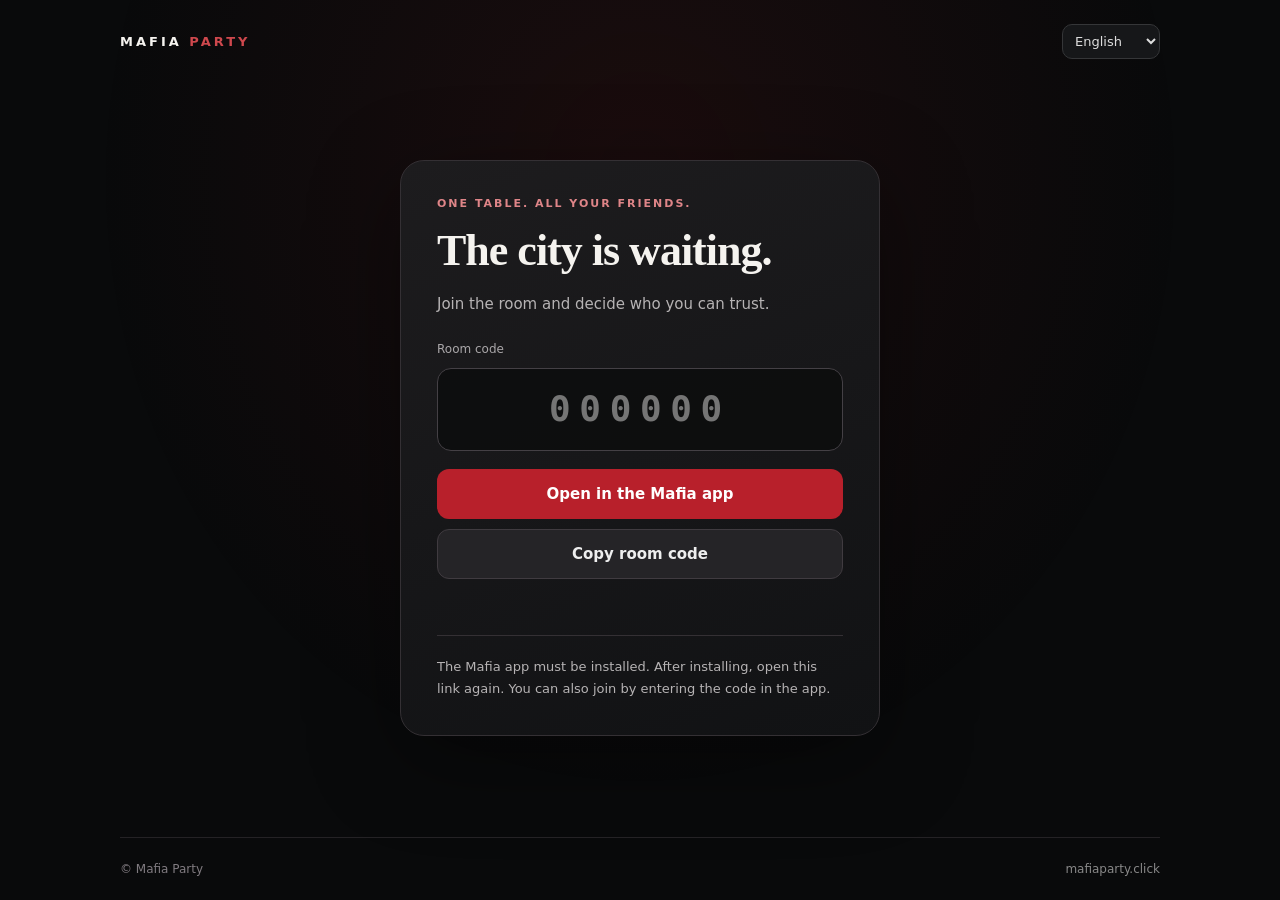
<file: join/index.html>
<!doctype html>
<html lang="kk">
<head>
<meta charset="utf-8"><meta name="viewport" content="width=device-width,initial-scale=1">
<meta name="theme-color" content="#090a0b"><meta name="description" content="Mafia Party — достарыңыздың бөлмесіне қосылыңыз.">
<title>Mafia Party — шақыру</title>
<style>
*{box-sizing:border-box}body{margin:0;min-height:100svh;background:#090a0b;color:#f5f3ef;font-family:system-ui,-apple-system,sans-serif;display:flex;flex-direction:column}body:before{content:"";position:fixed;inset:0;pointer-events:none;background:radial-gradient(ellipse at 50% 20%,#9b20221f,transparent 60%)}header,footer{position:relative;width:min(100% - 40px,1040px);margin:auto;display:flex;align-items:center;justify-content:space-between;padding:24px 0}.brand{font-size:13px;font-weight:750;letter-spacing:3px}.brand span{color:#ce484d}select{background:#161719;border:1px solid #353638;border-radius:10px;color:#ddd;padding:8px;font:inherit;font-size:13px}main{position:relative;flex:1;display:grid;place-items:center;padding:30px 20px 54px}.card{width:min(100%,480px);padding:36px;background:linear-gradient(160deg,#1d1c1e,#111214);border:1px solid #343034;border-radius:24px;box-shadow:0 24px 90px #0006}.eyebrow{text-transform:uppercase;letter-spacing:2px;font-size:11px;color:#df8588;font-weight:700}h1{font-family:Georgia,serif;font-size:clamp(32px,7vw,44px);line-height:1.13;letter-spacing:-1px;margin:16px 0}p{font-size:15px;line-height:1.65;color:#b6b3b4;margin:0 0 26px}label{display:block;color:#aaa7a9;font-size:12px;margin-bottom:12px}input{width:100%;border:1px solid #444045;border-radius:14px;background:#090a0bb3;color:#fff;font:600 clamp(25px,8vw,36px)/1.3 ui-monospace,monospace;letter-spacing:.24em;text-align:center;padding:17px 8px;margin-bottom:18px}input:focus-visible,button:focus-visible,select:focus-visible{outline:2px solid #ed858a;outline-offset:4px}button{cursor:pointer;border:0;border-radius:12px;font:650 15px system-ui;min-height:50px;width:100%;padding:12px 16px;background:#b8202b;color:#fff}button:active{background:#9a1c25}.secondary{margin-top:10px;background:#252427;border:1px solid #403b40;color:#eee}.note{font-size:13px;margin:24px 0 0;border-top:1px solid #343034;padding-top:20px}.status{min-height:20px;color:#eeb8bb;font-size:13px;margin-top:12px}footer{color:#807b80;font-size:12px;border-top:1px solid #242225}.tag{color:#888;font-size:12px}@media(max-width:400px){.card{padding:26px 20px}header,footer{width:calc(100% - 32px)}}
</style>
</head>
<body>
<header><div class="brand">MAFIA<span> PARTY</span></div><select id="language" aria-label="Language"><option value="kk">Қазақша</option><option value="ru">Русский</option><option value="en">English</option></select></header>
<main><section class="card"><div class="eyebrow" id="eyebrow"></div><h1 id="title"></h1><p id="intro"></p><form id="joinForm"><label for="code" id="codeLabel"></label><input id="code" type="text" inputmode="numeric" autocomplete="off" maxlength="6" pattern="[0-9]{6}" required placeholder="000000"><button id="open" type="submit"></button><button id="copy" class="secondary" type="button"></button></form><div id="status" class="status" role="status" aria-live="polite"></div><p class="note" id="note"></p></section></main>
<footer><span>© Mafia Party</span><span class="tag">mafiaparty.click</span></footer>
<script>
'use strict';
const strings={kk:{eyebrow:'Достармен бір үстелде',title:'Қала сені күтеді.',intro:'Бөлмеге қосылып, кімге сенуге болатынын анықта.',codeLabel:'Бөлме коды',open:'Mafia қосымшасында ашу',copy:'Кодты көшіру',copied:'Бөлме коды көшірілді',invalid:'Алты саннан тұратын бөлме кодын енгізіңіз.',opening:'Қосымша ашылмаса, оның орнатылғанын тексеріңіз.',note:'Mafia орнатылған болуы керек. Орнатқаннан кейін осы сілтемені қайта ашыңыз. Кодпен қосылу мүмкіндігі қосымшада да бар.',copyFailed:'Кодты жоғарыдағы өрістен белгілеп көшіре аласыз.'},ru:{eyebrow:'За одним столом с друзьями',title:'Город ждёт тебя.',intro:'Присоединяйся к комнате и решай, кому можно доверять.',codeLabel:'Код комнаты',open:'Открыть в приложении Mafia',copy:'Скопировать код',copied:'Код комнаты скопирован',invalid:'Введите шестизначный код комнаты.',opening:'Если приложение не открылось, убедитесь, что оно установлено.',note:'Необходимо установленное приложение Mafia. После установки откройте эту ссылку ещё раз. В приложении также можно войти по коду.',copyFailed:'Выделите и скопируйте код из поля выше.'},en:{eyebrow:'One table. All your friends.',title:'The city is waiting.',intro:'Join the room and decide who you can trust.',codeLabel:'Room code',open:'Open in the Mafia app',copy:'Copy room code',copied:'Room code copied',invalid:'Enter a six-digit room code.',opening:'If the app did not open, make sure it is installed.',note:'The Mafia app must be installed. After installing, open this link again. You can also join by entering the code in the app.',copyFailed:'Select and copy the code from the field above.'}};
const byId=id=>document.getElementById(id),input=byId('code');
let language=(navigator.language||'en').slice(0,2);if(!strings[language])language='en';
function render(){document.documentElement.lang=language;byId('language').value=language;for(const id of ['eyebrow','title','intro','codeLabel','open','copy','note'])byId(id).textContent=strings[language][id];byId('status').textContent='';}
byId('language').addEventListener('change',event=>{language=event.target.value;render()});
const url=new URL(location.href);const code=url.searchParams.get('code')||location.pathname.match(/^\/join\/([0-9]{6})\/?$/)?.[1]||'';
if(/^[0-9]{6}$/.test(code))input.value=code;
input.addEventListener('input',()=>{input.value=input.value.replace(/[^0-9]/g,'').slice(0,6);byId('status').textContent=''});
byId('joinForm').addEventListener('submit',event=>{event.preventDefault();if(!/^[0-9]{6}$/.test(input.value)){byId('status').textContent=strings[language].invalid;return}byId('status').textContent=strings[language].opening;location.href='mafiaparty://join?code='+encodeURIComponent(input.value)});
byId('copy').addEventListener('click',async()=>{if(!/^[0-9]{6}$/.test(input.value)){byId('status').textContent=strings[language].invalid;input.focus();return}try{await navigator.clipboard.writeText(input.value);byId('status').textContent=strings[language].copied}catch{input.focus();input.select();byId('status').textContent=strings[language].copyFailed}});
render();
</script>
</body></html>
</file>
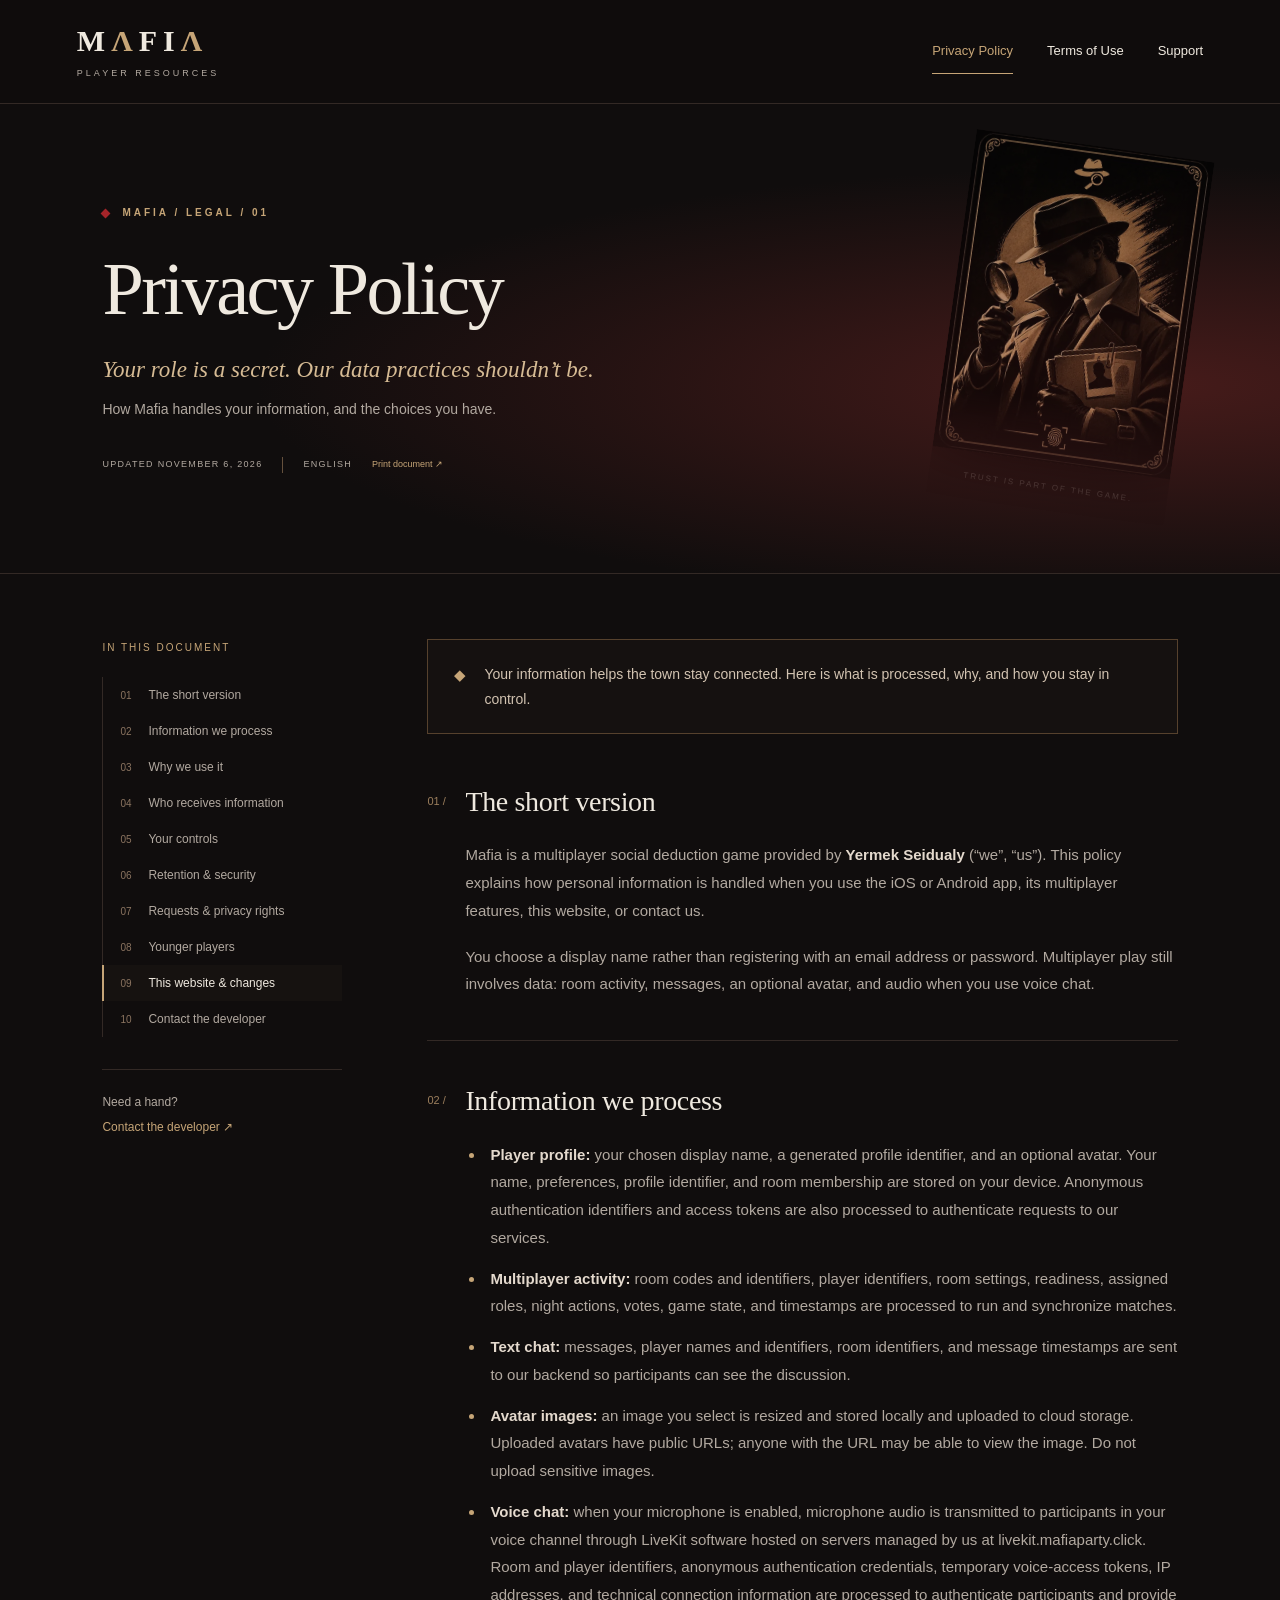
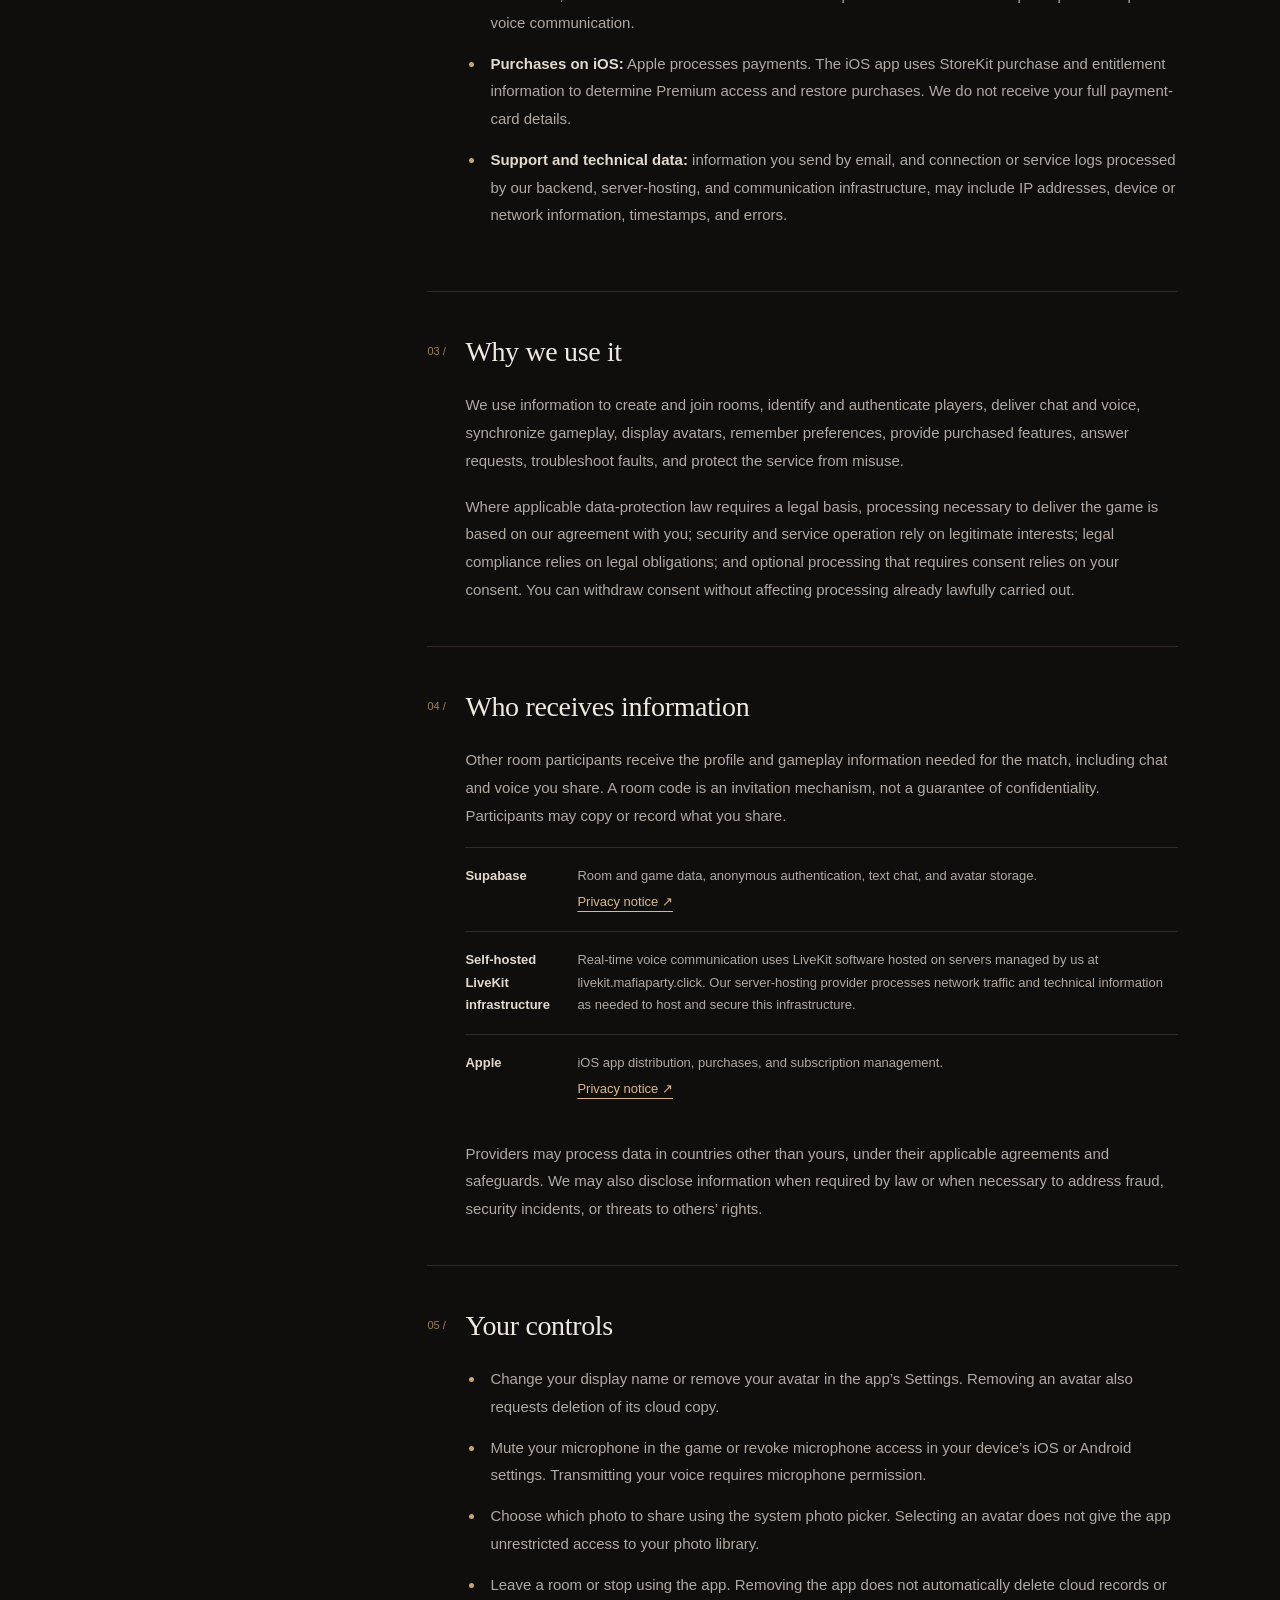
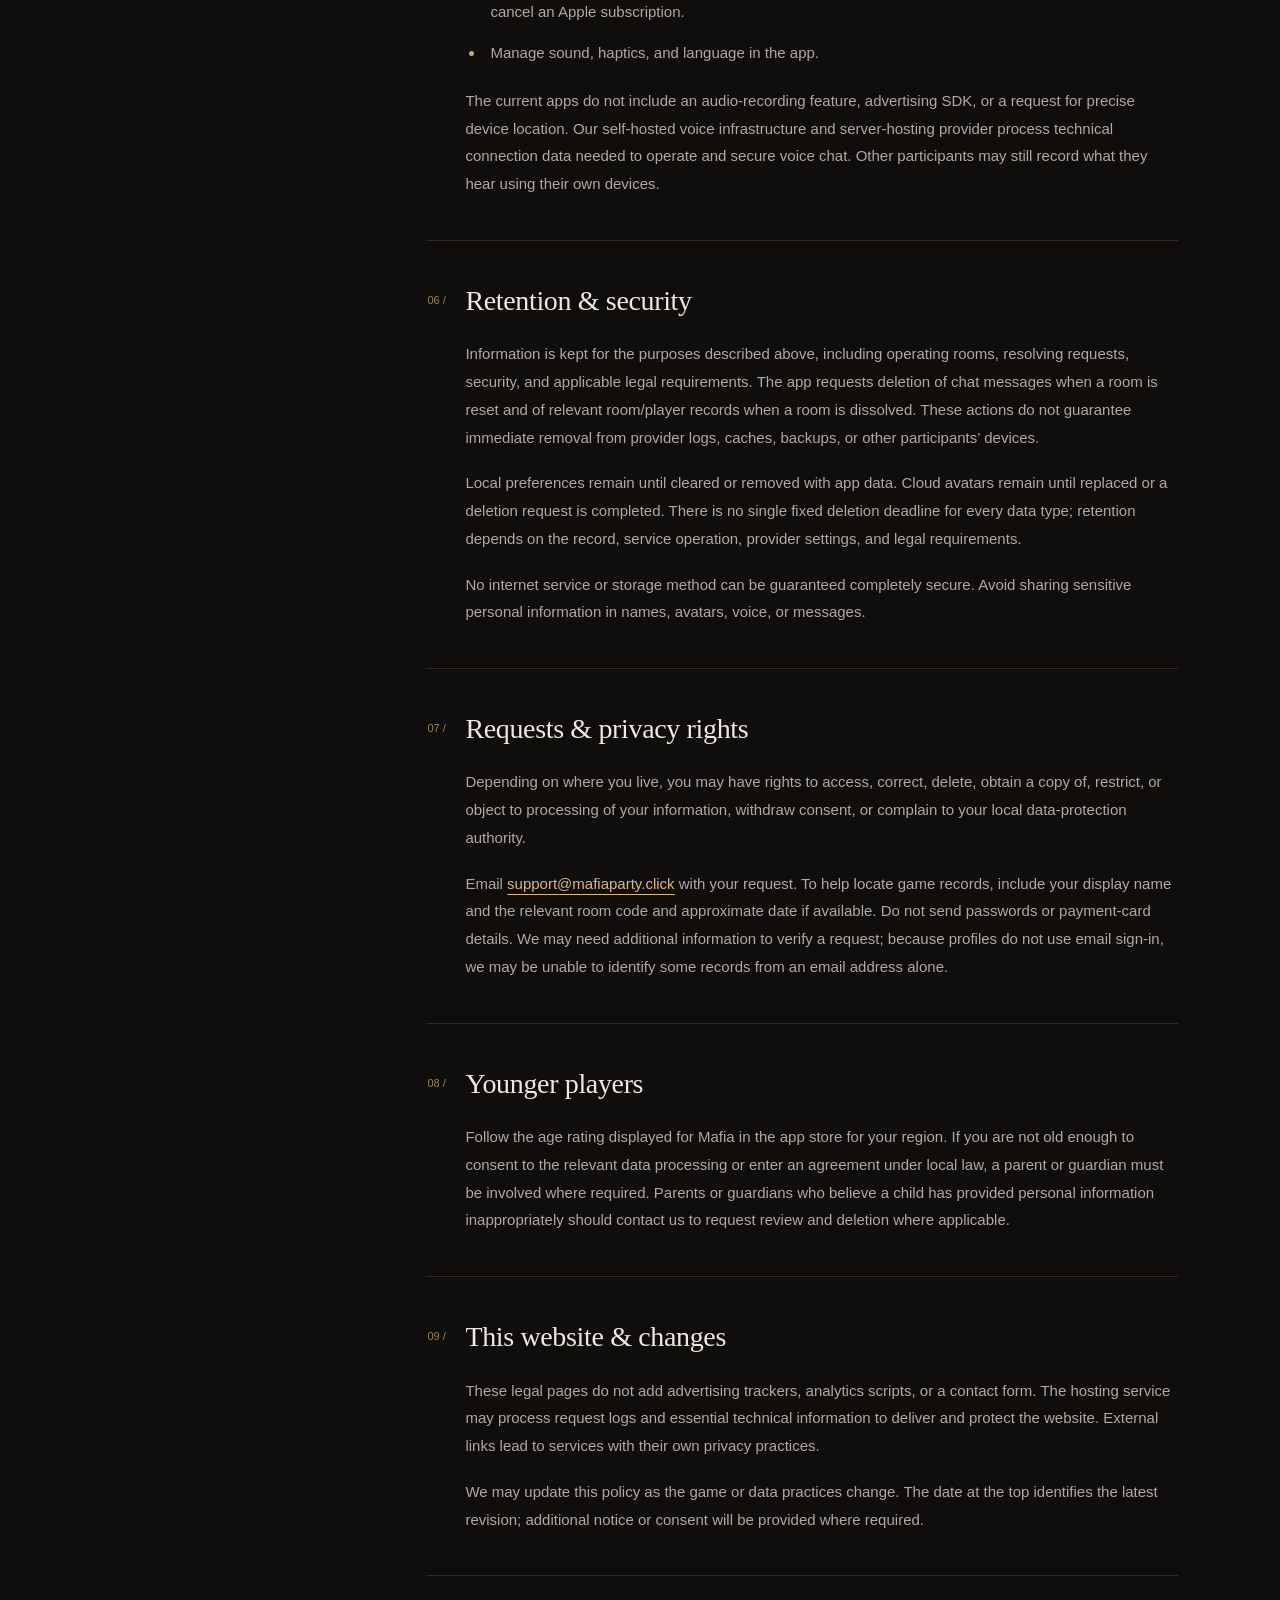
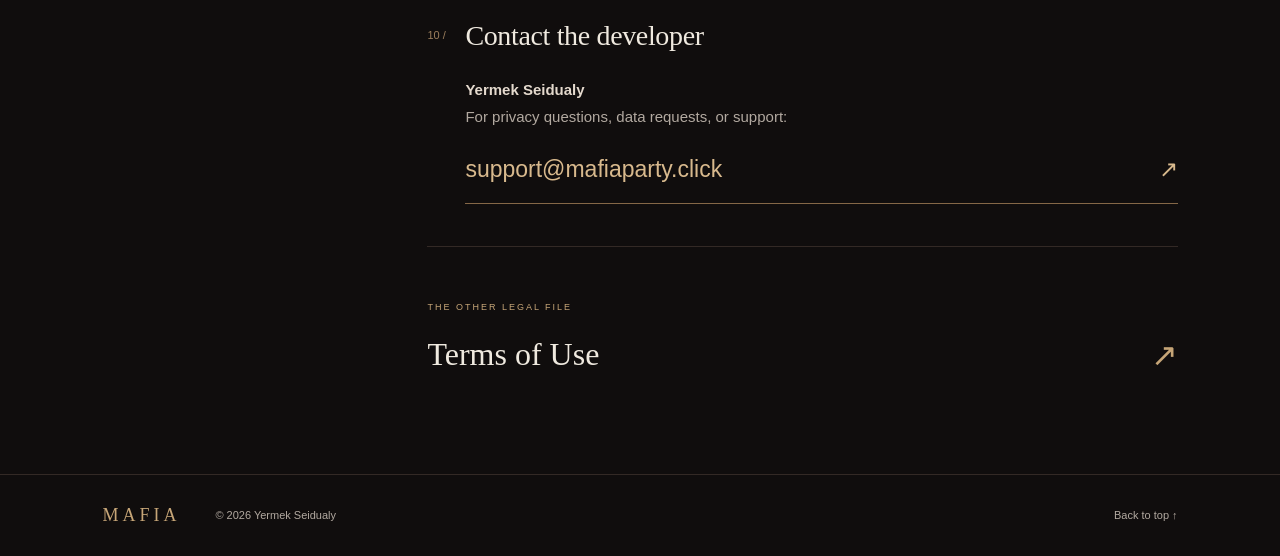
<file: privacy/index.html>
<!doctype html>
<html lang="en">
<head>
  <meta charset="utf-8">
  <meta name="viewport" content="width=device-width,initial-scale=1">
  <title>Privacy Policy — Mafia</title>
  <meta name="description" content="How Mafia handles your information, and the choices you have.">
  <meta name="theme-color" content="#100d0d">
  <link rel="icon" href="../assets/favicon.svg" type="image/svg+xml">
  <link rel="stylesheet" href="../assets/style.css">
</head>
<body>
  <a class="skip" href="#document">Skip to document</a>

  <header>
    <a class="brand" href="../" aria-label="Mafia legal home">
      M<span>Λ</span>FI<span>Λ</span>
      <small>PLAYER RESOURCES</small>
    </a>
    <nav aria-label="Legal pages">
      <a href="../privacy/" aria-current="page">Privacy Policy</a>
      <a href="../terms/">Terms of Use</a>
      <a href="../support/">Support</a>
    </nav>
  </header>

  <main>
    <div class="hero">
      <div class="hero-copy">
        <div class="eyebrow"><span></span> MAFIA / LEGAL / 01</div>
        <h1>Privacy Policy</h1>
        <p class="tagline">Your role is a secret. Our data practices shouldn’t be.</p>
        <p class="description">How Mafia handles your information, and the choices you have.</p>
        <div class="meta">
          <span>UPDATED NOVEMBER 6, 2026</span>
          <span>ENGLISH</span>
          <button type="button" id="print">Print document ↗</button>
        </div>
      </div>
      <div class="hero-art" aria-hidden="true">
        <img src="../assets/detective.webp" alt="">
        <span>TRUST IS PART OF THE GAME.</span>
      </div>
    </div>

    <div class="document-wrap">
      <aside>
        <div class="contents-label">IN THIS DOCUMENT</div>
        <nav aria-label="On this page">
          <a href="#overview"><span>01</span>The short version</a>
          <a href="#information"><span>02</span>Information we process</a>
          <a href="#use"><span>03</span>Why we use it</a>
          <a href="#sharing"><span>04</span>Who receives information</a>
          <a href="#controls"><span>05</span>Your controls</a>
          <a href="#retention"><span>06</span>Retention & security</a>
          <a href="#rights"><span>07</span>Requests & privacy rights</a>
          <a href="#young-players"><span>08</span>Younger players</a>
          <a href="#website"><span>09</span>This website & changes</a>
          <a href="#contact"><span>10</span>Contact the developer</a>
        </nav>
        <a class="email-side" href="mailto:support@mafiaparty.click">
          Need a hand? <span>Contact the developer ↗</span>
        </a>
      </aside>

      <article id="document">
        <div class="intro-note">
          <span class="diamond">◆</span>
          <p>Your information helps the town stay connected. Here is what is processed, why, and how you stay in control.</p>
        </div>

        <section id="overview" aria-labelledby="h-overview">
          <div class="section-no">01 /</div>
          <div>
            <h2 id="h-overview">The short version</h2>
            <p>Mafia is a multiplayer social deduction game provided by <strong>Yermek Seidualy</strong> (“we”, “us”). This policy explains how personal information is handled when you use the iOS or Android app, its multiplayer features, this website, or contact us.</p>
            <p>You choose a display name rather than registering with an email address or password. Multiplayer play still involves data: room activity, messages, an optional avatar, and audio when you use voice chat.</p>
          </div>
        </section>

        <section id="information" aria-labelledby="h-information">
          <div class="section-no">02 /</div>
          <div>
            <h2 id="h-information">Information we process</h2>
            <ul>
              <li><strong>Player profile:</strong> your chosen display name, a generated profile identifier, and an optional avatar. Your name, preferences, profile identifier, and room membership are stored on your device. Anonymous authentication identifiers and access tokens are also processed to authenticate requests to our services.</li>
              <li><strong>Multiplayer activity:</strong> room codes and identifiers, player identifiers, room settings, readiness, assigned roles, night actions, votes, game state, and timestamps are processed to run and synchronize matches.</li>
              <li><strong>Text chat:</strong> messages, player names and identifiers, room identifiers, and message timestamps are sent to our backend so participants can see the discussion.</li>
              <li><strong>Avatar images:</strong> an image you select is resized and stored locally and uploaded to cloud storage. Uploaded avatars have public URLs; anyone with the URL may be able to view the image. Do not upload sensitive images.</li>
              <li><strong>Voice chat:</strong> when your microphone is enabled, microphone audio is transmitted to participants in your voice channel through LiveKit software hosted on servers managed by us at livekit.mafiaparty.click. Room and player identifiers, anonymous authentication credentials, temporary voice-access tokens, IP addresses, and technical connection information are processed to authenticate participants and provide voice communication.</li>
              <li><strong>Purchases on iOS:</strong> Apple processes payments. The iOS app uses StoreKit purchase and entitlement information to determine Premium access and restore purchases. We do not receive your full payment-card details.</li>
              <li><strong>Support and technical data:</strong> information you send by email, and connection or service logs processed by our backend, server-hosting, and communication infrastructure, may include IP addresses, device or network information, timestamps, and errors.</li>
            </ul>
          </div>
        </section>

        <section id="use" aria-labelledby="h-use">
          <div class="section-no">03 /</div>
          <div>
            <h2 id="h-use">Why we use it</h2>
            <p>We use information to create and join rooms, identify and authenticate players, deliver chat and voice, synchronize gameplay, display avatars, remember preferences, provide purchased features, answer requests, troubleshoot faults, and protect the service from misuse.</p>
            <p>Where applicable data-protection law requires a legal basis, processing necessary to deliver the game is based on our agreement with you; security and service operation rely on legitimate interests; legal compliance relies on legal obligations; and optional processing that requires consent relies on your consent. You can withdraw consent without affecting processing already lawfully carried out.</p>
          </div>
        </section>

        <section id="sharing" aria-labelledby="h-sharing">
          <div class="section-no">04 /</div>
          <div>
            <h2 id="h-sharing">Who receives information</h2>
            <p>Other room participants receive the profile and gameplay information needed for the match, including chat and voice you share. A room code is an invitation mechanism, not a guarantee of confidentiality. Participants may copy or record what you share.</p>

            <div class="provider">
              <strong>Supabase</strong>
              <span>Room and game data, anonymous authentication, text chat, and avatar storage.</span>
              <a href="https://supabase.com/privacy">Privacy notice ↗</a>
            </div>

            <div class="provider">
              <strong>Self-hosted LiveKit infrastructure</strong>
              <span>Real-time voice communication uses LiveKit software hosted on servers managed by us at livekit.mafiaparty.click. Our server-hosting provider processes network traffic and technical information as needed to host and secure this infrastructure.</span>
            </div>

            <div class="provider">
              <strong>Apple</strong>
              <span>iOS app distribution, purchases, and subscription management.</span>
              <a href="https://www.apple.com/legal/privacy/">Privacy notice ↗</a>
            </div>

            <p>Providers may process data in countries other than yours, under their applicable agreements and safeguards. We may also disclose information when required by law or when necessary to address fraud, security incidents, or threats to others’ rights.</p>
          </div>
        </section>

        <section id="controls" aria-labelledby="h-controls">
          <div class="section-no">05 /</div>
          <div>
            <h2 id="h-controls">Your controls</h2>
            <ul>
              <li>Change your display name or remove your avatar in the app’s Settings. Removing an avatar also requests deletion of its cloud copy.</li>
              <li>Mute your microphone in the game or revoke microphone access in your device’s iOS or Android settings. Transmitting your voice requires microphone permission.</li>
              <li>Choose which photo to share using the system photo picker. Selecting an avatar does not give the app unrestricted access to your photo library.</li>
              <li>Leave a room or stop using the app. Removing the app does not automatically delete cloud records or cancel an Apple subscription.</li>
              <li>Manage sound, haptics, and language in the app.</li>
            </ul>
            <p>The current apps do not include an audio-recording feature, advertising SDK, or a request for precise device location. Our self-hosted voice infrastructure and server-hosting provider process technical connection data needed to operate and secure voice chat. Other participants may still record what they hear using their own devices.</p>
          </div>
        </section>

        <section id="retention" aria-labelledby="h-retention">
          <div class="section-no">06 /</div>
          <div>
            <h2 id="h-retention">Retention & security</h2>
            <p>Information is kept for the purposes described above, including operating rooms, resolving requests, security, and applicable legal requirements. The app requests deletion of chat messages when a room is reset and of relevant room/player records when a room is dissolved. These actions do not guarantee immediate removal from provider logs, caches, backups, or other participants’ devices.</p>
            <p>Local preferences remain until cleared or removed with app data. Cloud avatars remain until replaced or a deletion request is completed. There is no single fixed deletion deadline for every data type; retention depends on the record, service operation, provider settings, and legal requirements.</p>
            <p>No internet service or storage method can be guaranteed completely secure. Avoid sharing sensitive personal information in names, avatars, voice, or messages.</p>
          </div>
        </section>

        <section id="rights" aria-labelledby="h-rights">
          <div class="section-no">07 /</div>
          <div>
            <h2 id="h-rights">Requests & privacy rights</h2>
            <p>Depending on where you live, you may have rights to access, correct, delete, obtain a copy of, restrict, or object to processing of your information, withdraw consent, or complain to your local data-protection authority.</p>
            <p>Email <a href="mailto:support@mafiaparty.click">support@mafiaparty.click</a> with your request. To help locate game records, include your display name and the relevant room code and approximate date if available. Do not send passwords or payment-card details. We may need additional information to verify a request; because profiles do not use email sign-in, we may be unable to identify some records from an email address alone.</p>
          </div>
        </section>

        <section id="young-players" aria-labelledby="h-young-players">
          <div class="section-no">08 /</div>
          <div>
            <h2 id="h-young-players">Younger players</h2>
            <p>Follow the age rating displayed for Mafia in the app store for your region. If you are not old enough to consent to the relevant data processing or enter an agreement under local law, a parent or guardian must be involved where required. Parents or guardians who believe a child has provided personal information inappropriately should contact us to request review and deletion where applicable.</p>
          </div>
        </section>

        <section id="website" aria-labelledby="h-website">
          <div class="section-no">09 /</div>
          <div>
            <h2 id="h-website">This website & changes</h2>
            <p>These legal pages do not add advertising trackers, analytics scripts, or a contact form. The hosting service may process request logs and essential technical information to deliver and protect the website. External links lead to services with their own privacy practices.</p>
            <p>We may update this policy as the game or data practices change. The date at the top identifies the latest revision; additional notice or consent will be provided where required.</p>
          </div>
        </section>

        <section id="contact" aria-labelledby="h-contact">
          <div class="section-no">10 /</div>
          <div>
            <h2 id="h-contact">Contact the developer</h2>
            <p><strong>Yermek Seidualy</strong><br>For privacy questions, data requests, or support:</p>
            <a class="contact-link" href="mailto:support@mafiaparty.click">
              support@mafiaparty.click <span>↗</span>
            </a>
          </div>
        </section>

        <div class="next">
          <span>THE OTHER LEGAL FILE</span>
          <a href="../terms/">Terms of Use <b>↗</b></a>
        </div>
      </article>
    </div>
  </main>

  <footer>
    <span class="footer-brand">MAFIA</span>
    <span>© 2026 Yermek Seidualy</span>
    <a href="#top" id="back-top">Back to top ↑</a>
  </footer>

  <script src="../assets/site.js"></script>
</body>
</html>
</file>
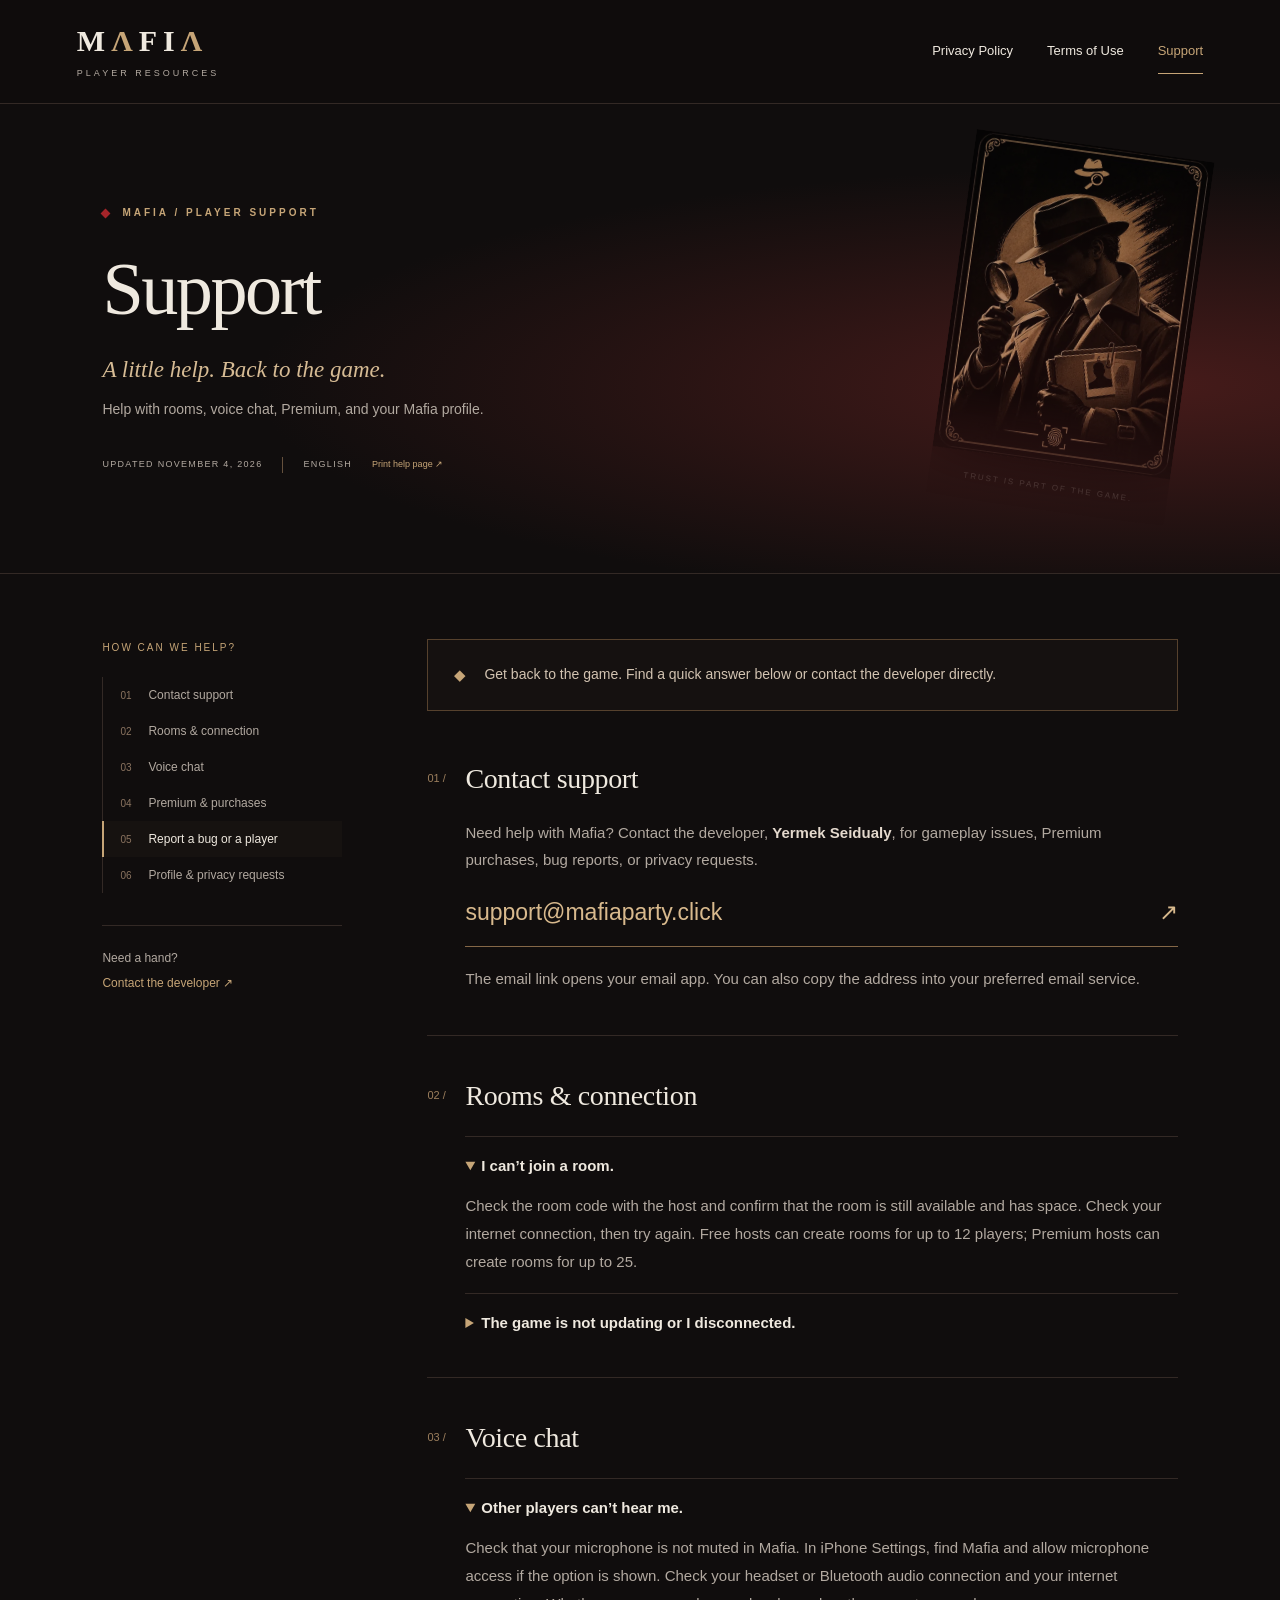
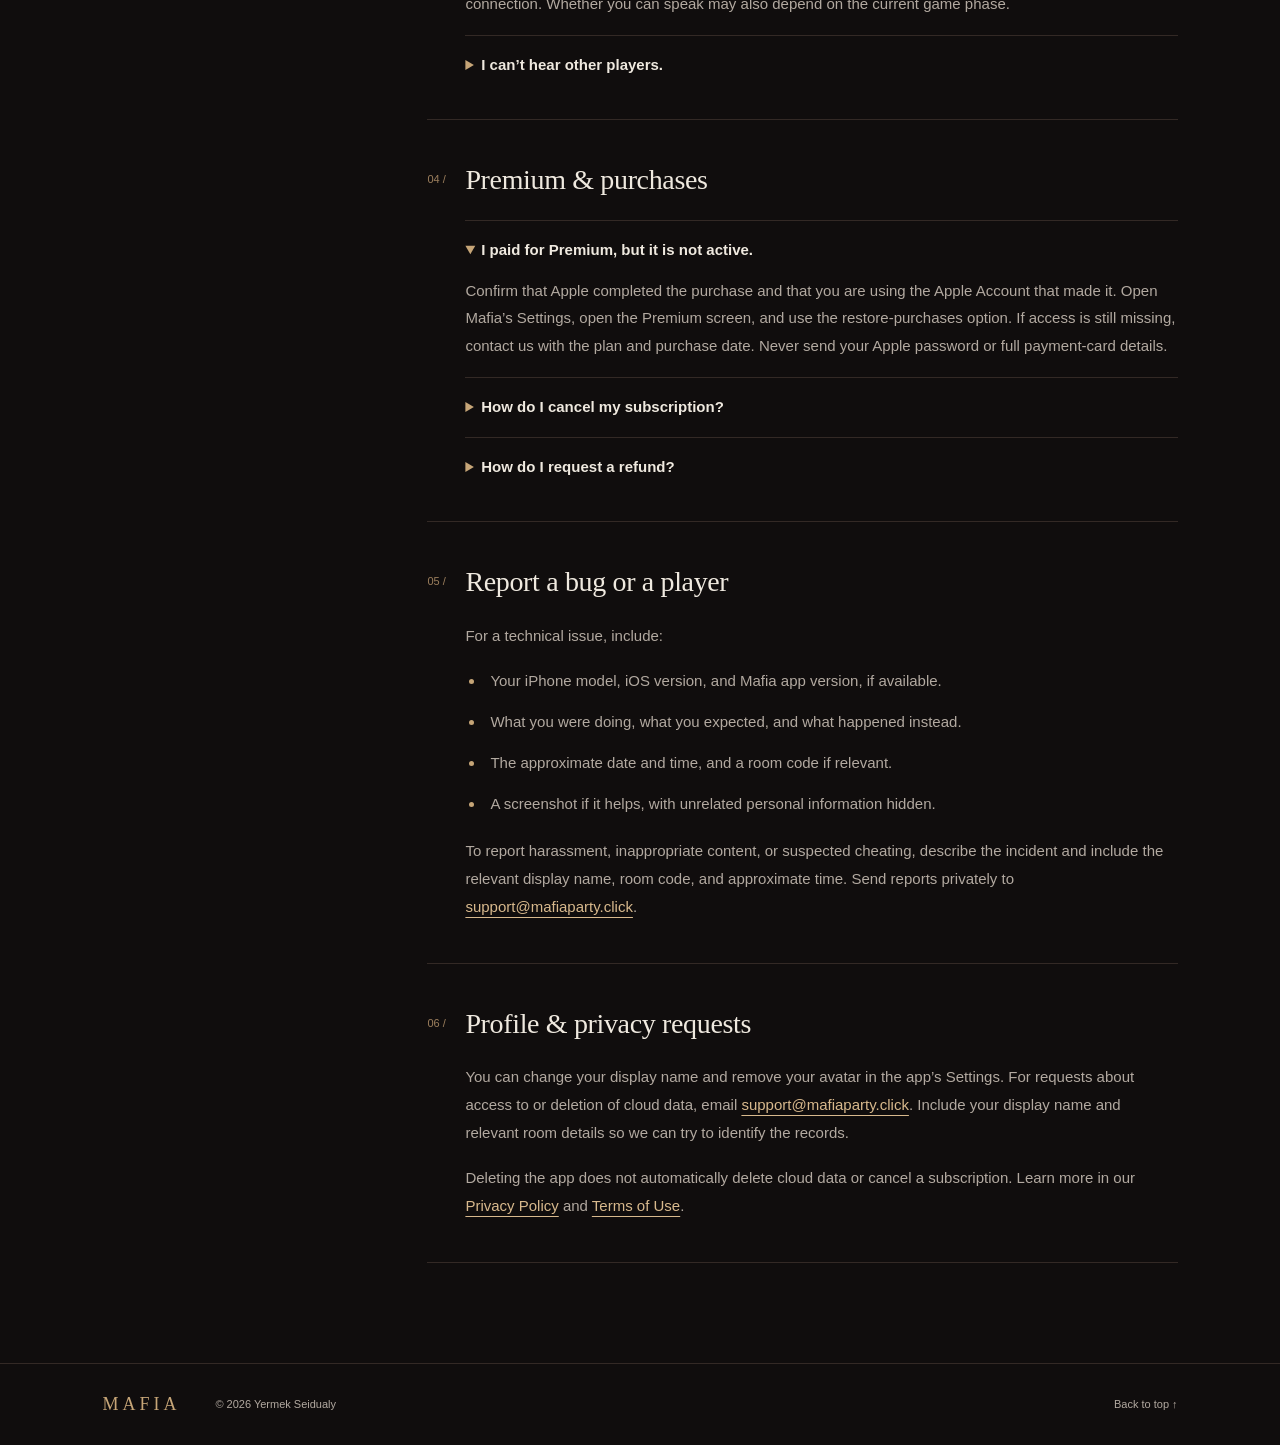
<file: support/index.html>
<!doctype html>
<html lang="en">
<head>
  <meta charset="utf-8">
  <meta name="viewport" content="width=device-width,initial-scale=1">
  <title>Support — Mafia</title>
  <meta name="description" content="Help with rooms, voice chat, Premium, and your Mafia profile.">
  <meta name="theme-color" content="#100d0d">
  <link rel="icon" href="../assets/favicon.svg" type="image/svg+xml">
  <link rel="stylesheet" href="../assets/style.css">
</head>
<body>
  <a class="skip" href="#document">Skip to document</a>

  <header>
    <a class="brand" href="../" aria-label="Mafia legal home">
      M<span>Λ</span>FI<span>Λ</span>
      <small>PLAYER RESOURCES</small>
    </a>
    <nav aria-label="Legal pages">
      <a href="../privacy/">Privacy Policy</a>
      <a href="../terms/">Terms of Use</a>
      <a href="../support/" aria-current="page">Support</a>
    </nav>
  </header>

  <main>
    <div class="hero">
      <div class="hero-copy">
        <div class="eyebrow"><span></span> MAFIA / PLAYER SUPPORT</div>
        <h1>Support</h1>
        <p class="tagline">A little help. Back to the game.</p>
        <p class="description">Help with rooms, voice chat, Premium, and your Mafia profile.</p>
        <div class="meta">
          <span>UPDATED NOVEMBER 4, 2026</span>
          <span>ENGLISH</span>
          <button type="button" id="print">Print help page ↗</button>
        </div>
      </div>
      <div class="hero-art" aria-hidden="true">
        <img src="../assets/detective.webp" alt="">
        <span>TRUST IS PART OF THE GAME.</span>
      </div>
    </div>

    <div class="document-wrap">
      <aside>
        <div class="contents-label">HOW CAN WE HELP?</div>
        <nav aria-label="On this page">
          <a href="#contact"><span>01</span>Contact support</a>
          <a href="#rooms"><span>02</span>Rooms & connection</a>
          <a href="#voice"><span>03</span>Voice chat</a>
          <a href="#premium"><span>04</span>Premium & purchases</a>
          <a href="#report"><span>05</span>Report a bug or a player</a>
          <a href="#privacy"><span>06</span>Profile & privacy requests</a>
        </nav>
        <a class="email-side" href="mailto:support@mafiaparty.click">
          Need a hand? <span>Contact the developer ↗</span>
        </a>
      </aside>

      <article id="document">
        <div class="intro-note">
          <span class="diamond">◆</span>
          <p>Get back to the game. Find a quick answer below or contact the developer directly.</p>
        </div>

        <section id="contact" aria-labelledby="h-contact">
          <div class="section-no">01 /</div>
          <div>
            <h2 id="h-contact">Contact support</h2>
            <p>Need help with Mafia? Contact the developer, <strong>Yermek Seidualy</strong>, for gameplay issues, Premium purchases, bug reports, or privacy requests.</p>
            <a class="contact-link" href="mailto:support@mafiaparty.click?subject=Mafia%20Support">
              support@mafiaparty.click <span>↗</span>
            </a>
            <p style="margin-top:18px">The email link opens your email app. You can also copy the address into your preferred email service.</p>
          </div>
        </section>

        <section id="rooms" aria-labelledby="h-rooms">
          <div class="section-no">02 /</div>
          <div>
            <h2 id="h-rooms">Rooms & connection</h2>
            <details open>
              <summary>I can’t join a room.</summary>
              <p>Check the room code with the host and confirm that the room is still available and has space. Check your internet connection, then try again. Free hosts can create rooms for up to 12 players; Premium hosts can create rooms for up to 25.</p>
            </details>
            <details>
              <summary>The game is not updating or I disconnected.</summary>
              <p>Check your connection and reopen the app. If the room is still active, try returning to it. If the problem continues, email us with the room code, the approximate time, and what you saw. Avoid sharing a room code publicly.</p>
            </details>
          </div>
        </section>

        <section id="voice" aria-labelledby="h-voice">
          <div class="section-no">03 /</div>
          <div>
            <h2 id="h-voice">Voice chat</h2>
            <details open>
              <summary>Other players can’t hear me.</summary>
              <p>Check that your microphone is not muted in Mafia. In iPhone Settings, find Mafia and allow microphone access if the option is shown. Check your headset or Bluetooth audio connection and your internet connection. Whether you can speak may also depend on the current game phase.</p>
            </details>
            <details>
              <summary>I can’t hear other players.</summary>
              <p>Check your device volume and selected audio output. Disconnect an unused Bluetooth headset if sound is being routed to it. Ask another player to check their mute status, then check your connection.</p>
            </details>
          </div>
        </section>

        <section id="premium" aria-labelledby="h-premium">
          <div class="section-no">04 /</div>
          <div>
            <h2 id="h-premium">Premium & purchases</h2>
            <details open>
              <summary>I paid for Premium, but it is not active.</summary>
              <p>Confirm that Apple completed the purchase and that you are using the Apple Account that made it. Open Mafia’s Settings, open the Premium screen, and use the restore-purchases option. If access is still missing, contact us with the plan and purchase date. Never send your Apple password or full payment-card details.</p>
            </details>
            <details>
              <summary>How do I cancel my subscription?</summary>
              <p>On your iPhone, open Settings → your name → Subscriptions → Mafia, then choose the cancellation option. Deleting Mafia does not cancel your subscription. Follow <a href="https://support.apple.com/en-us/118428">Apple’s cancellation instructions</a> if you need help.</p>
            </details>
            <details>
              <summary>How do I request a refund?</summary>
              <p>For purchases billed by Apple, submit your request through <a href="https://reportaproblem.apple.com/">Apple’s purchase support</a>. Refund eligibility is determined through Apple’s process and applicable law.</p>
            </details>
          </div>
        </section>

        <section id="report" aria-labelledby="h-report">
          <div class="section-no">05 /</div>
          <div>
            <h2 id="h-report">Report a bug or a player</h2>
            <p>For a technical issue, include:</p>
            <ul>
              <li>Your iPhone model, iOS version, and Mafia app version, if available.</li>
              <li>What you were doing, what you expected, and what happened instead.</li>
              <li>The approximate date and time, and a room code if relevant.</li>
              <li>A screenshot if it helps, with unrelated personal information hidden.</li>
            </ul>
            <p>To report harassment, inappropriate content, or suspected cheating, describe the incident and include the relevant display name, room code, and approximate time. Send reports privately to <a href="mailto:support@mafiaparty.click?subject=Mafia%20Report">support@mafiaparty.click</a>.</p>
          </div>
        </section>

        <section id="privacy" aria-labelledby="h-privacy">
          <div class="section-no">06 /</div>
          <div>
            <h2 id="h-privacy">Profile & privacy requests</h2>
            <p>You can change your display name and remove your avatar in the app’s Settings. For requests about access to or deletion of cloud data, email <a href="mailto:support@mafiaparty.click?subject=Mafia%20Privacy%20Request">support@mafiaparty.click</a>. Include your display name and relevant room details so we can try to identify the records.</p>
            <p>Deleting the app does not automatically delete cloud data or cancel a subscription. Learn more in our <a href="../privacy/">Privacy Policy</a> and <a href="../terms/">Terms of Use</a>.</p>
          </div>
        </section>
      </article>
    </div>
  </main>

  <footer>
    <span class="footer-brand">MAFIA</span>
    <span>© 2026 Yermek Seidualy</span>
    <a href="#top" id="back-top">Back to top ↑</a>
  </footer>

  <script src="../assets/site.js"></script>
</body>
</html>
</file>
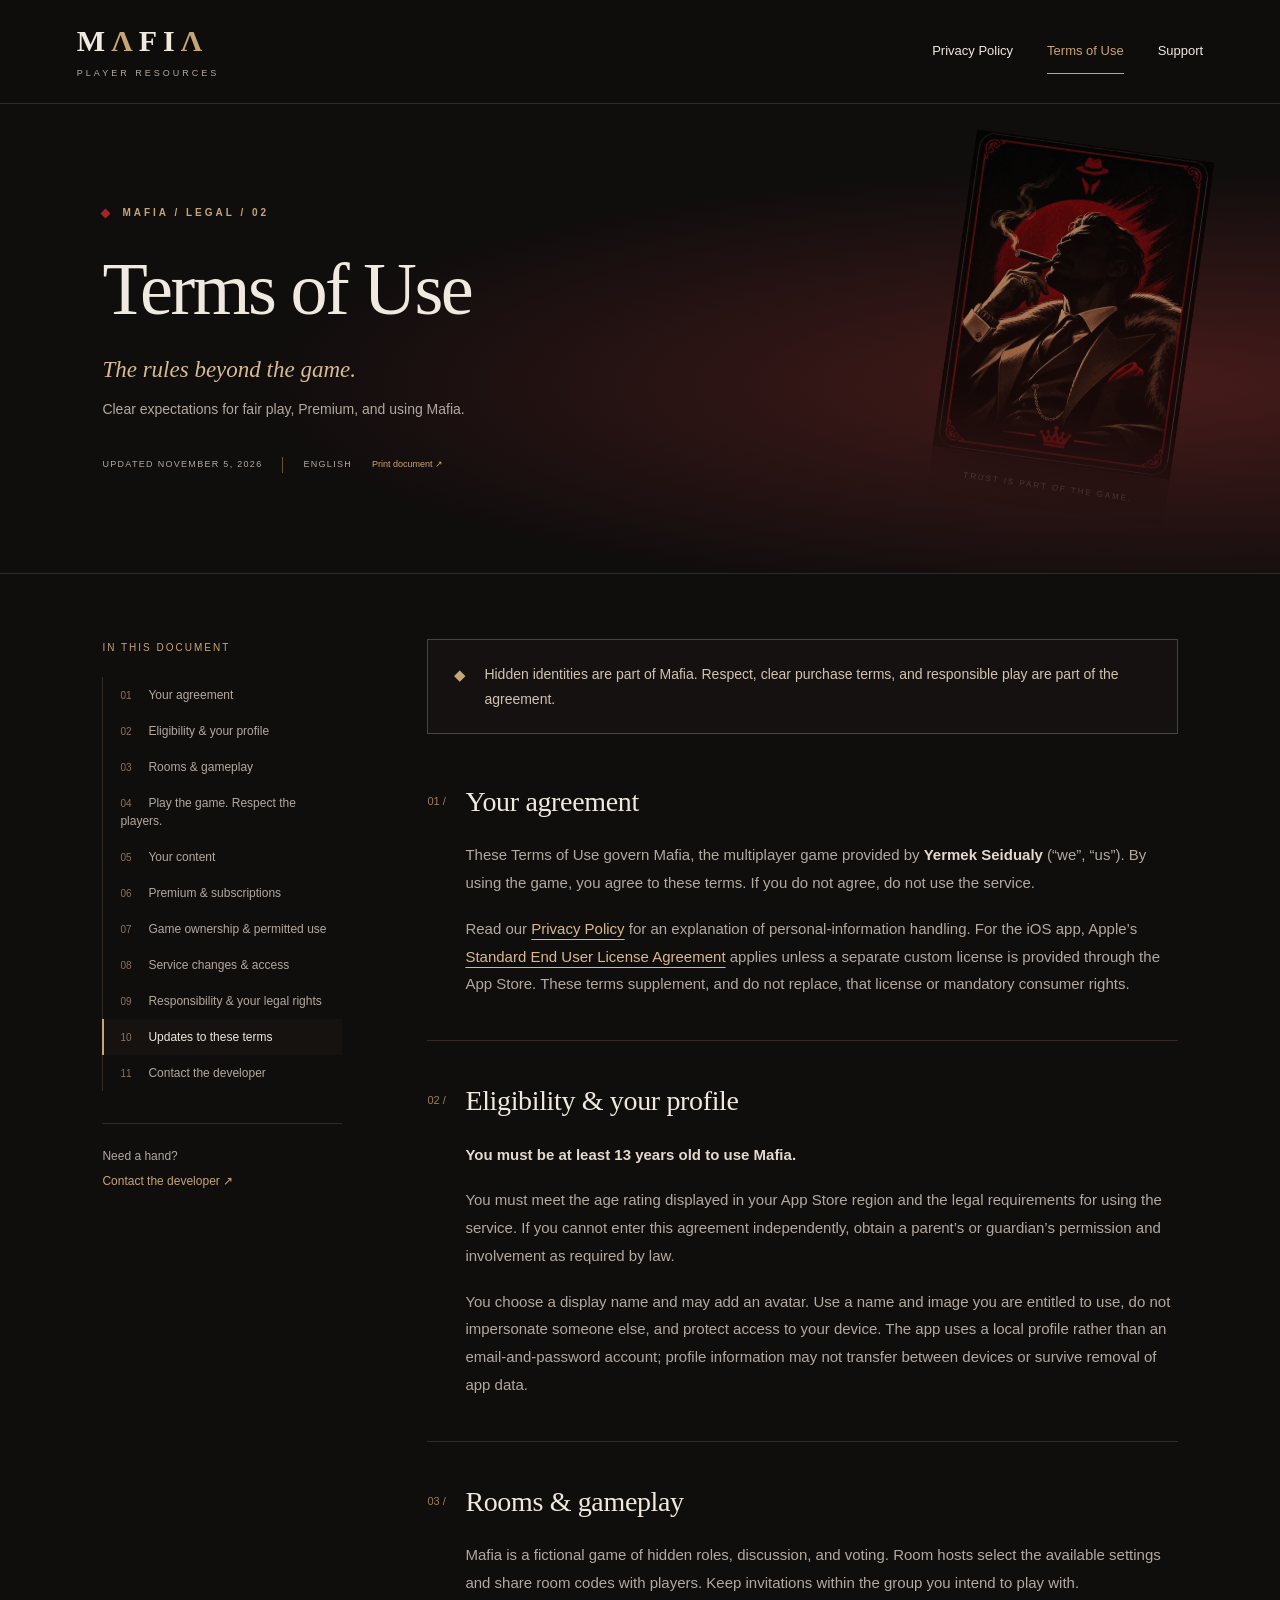
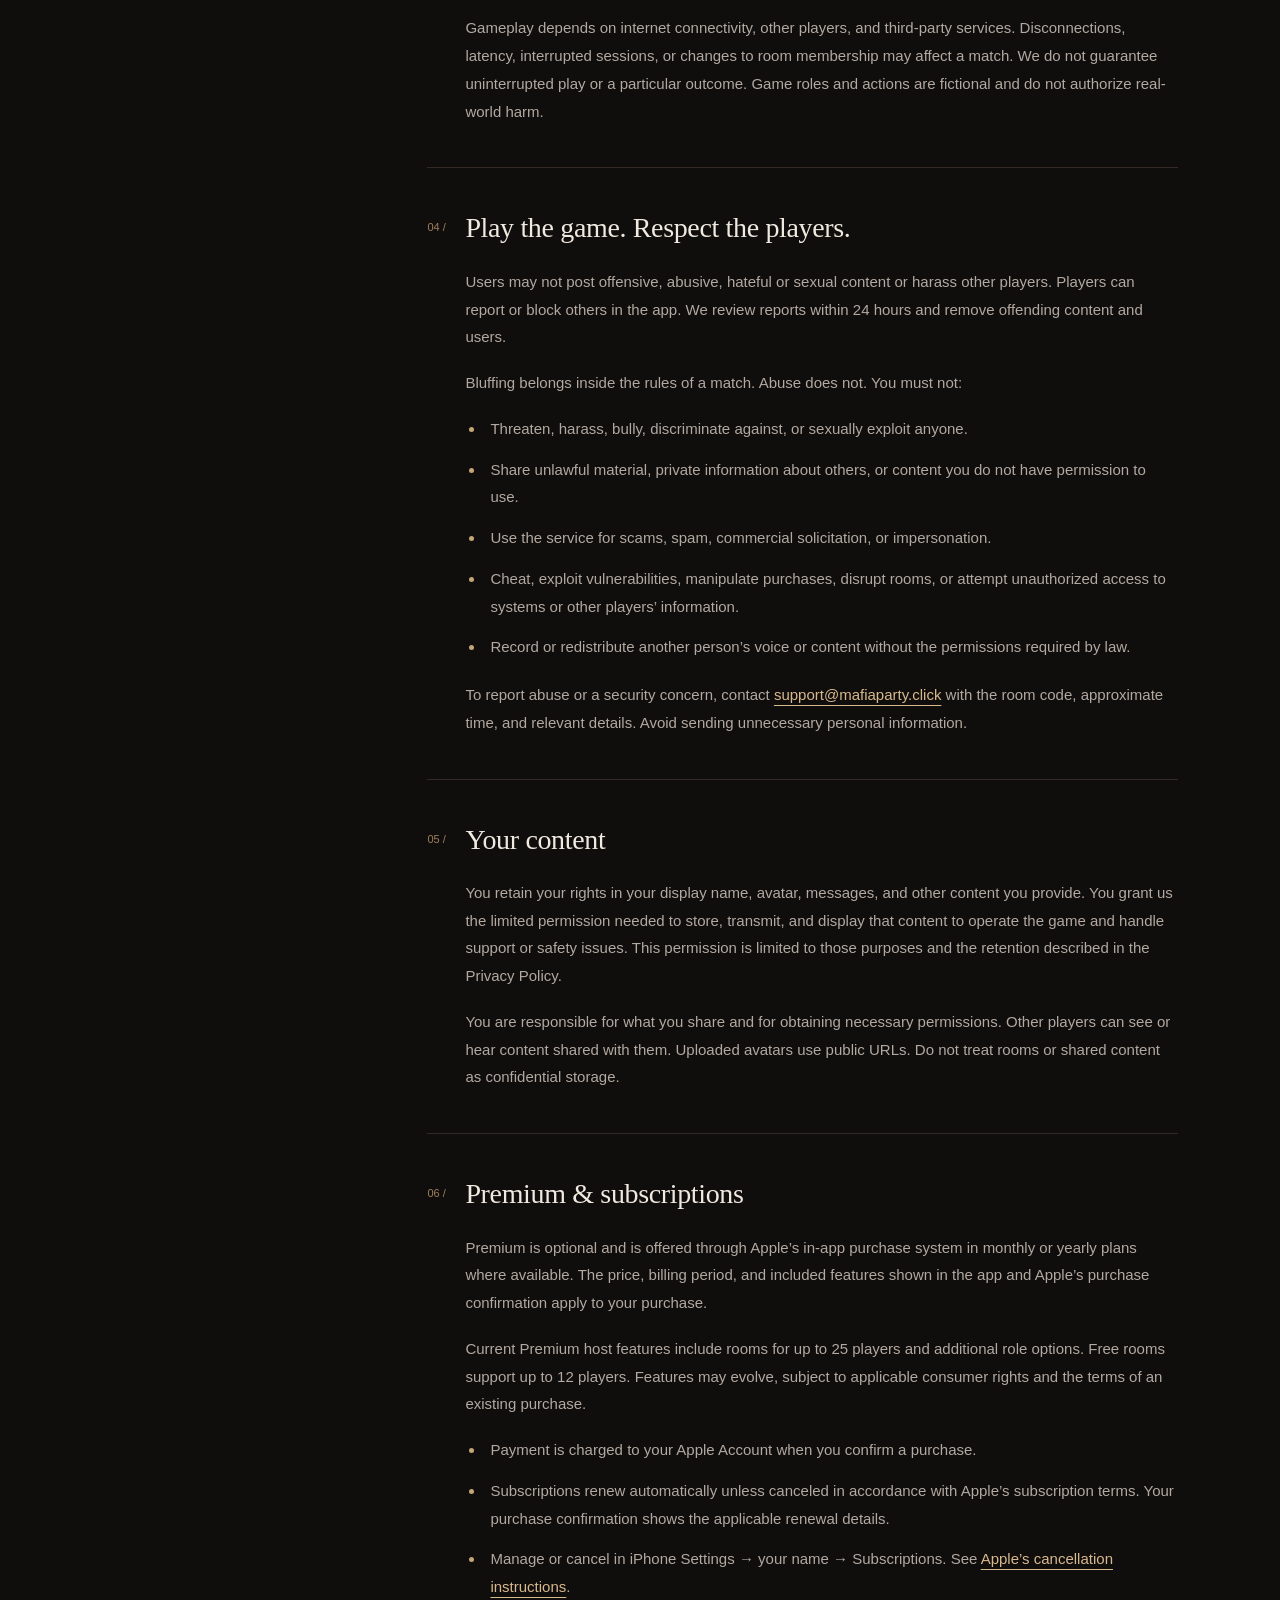
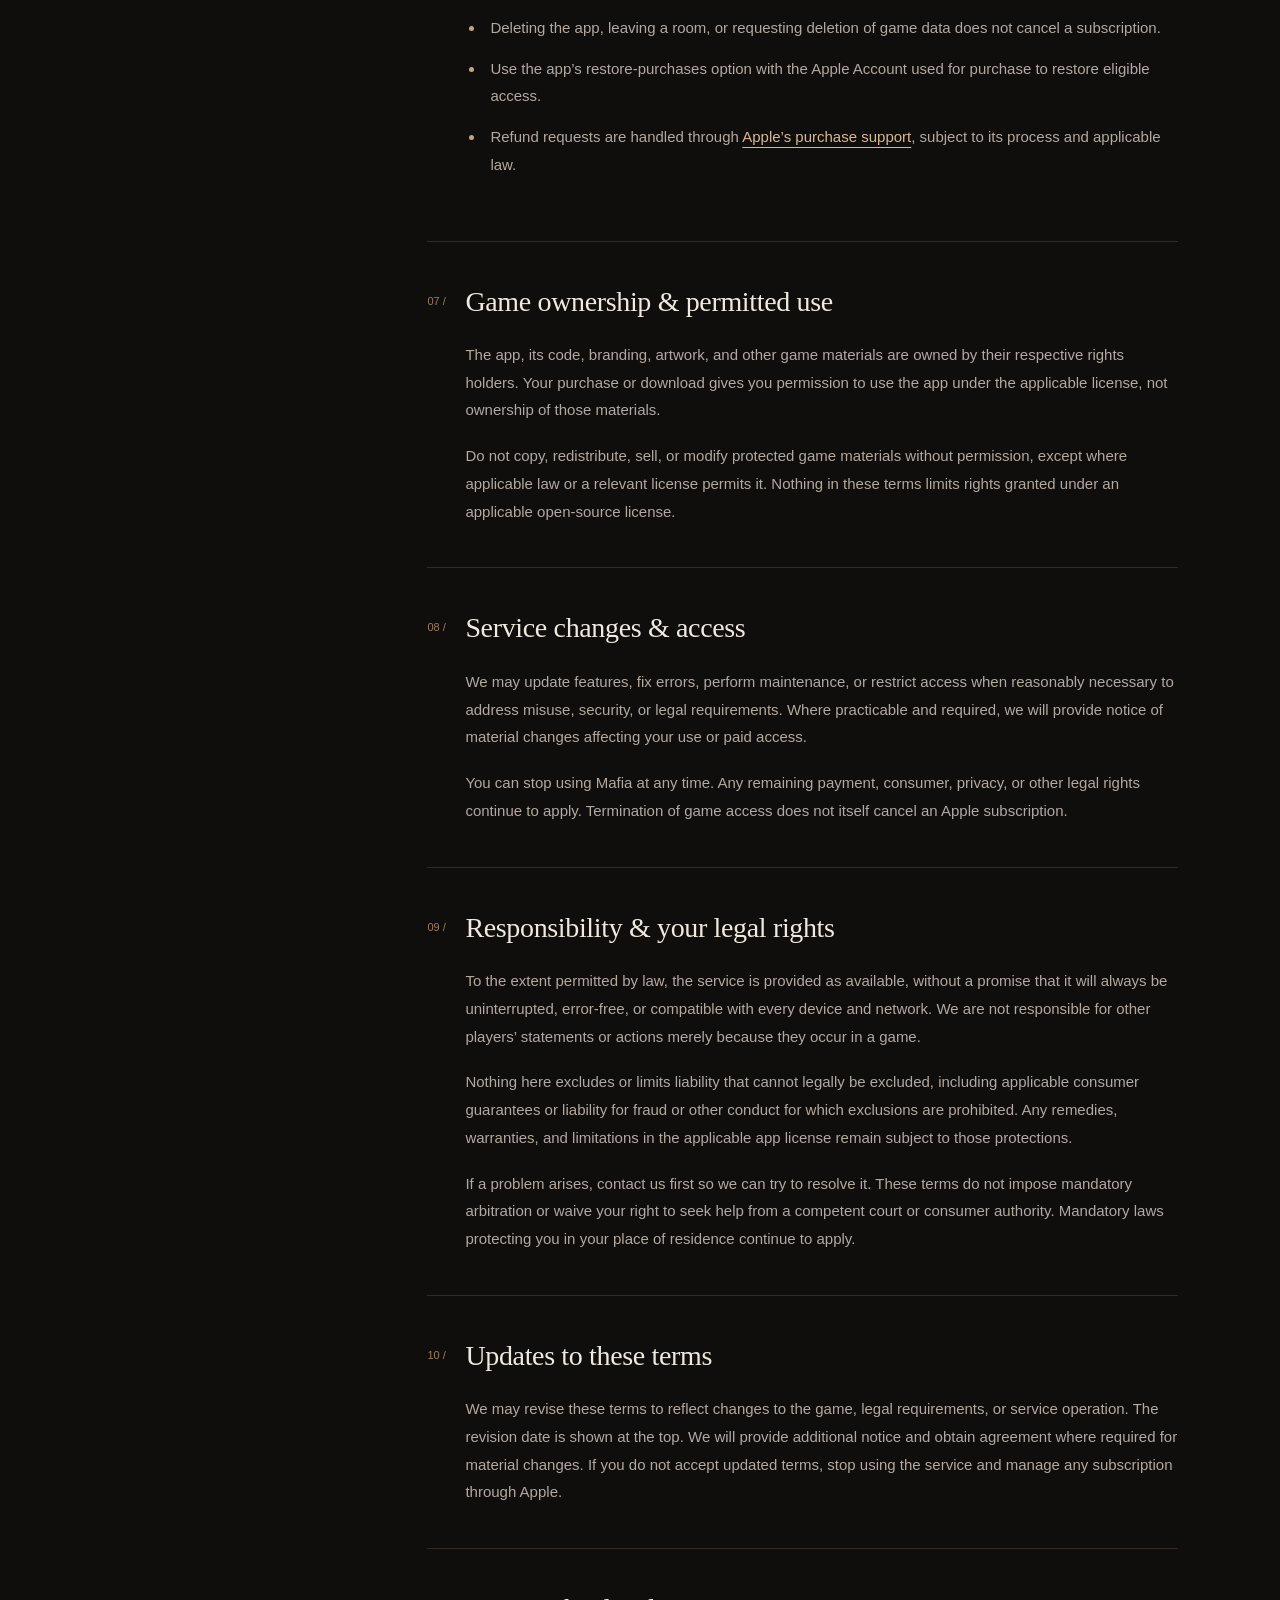
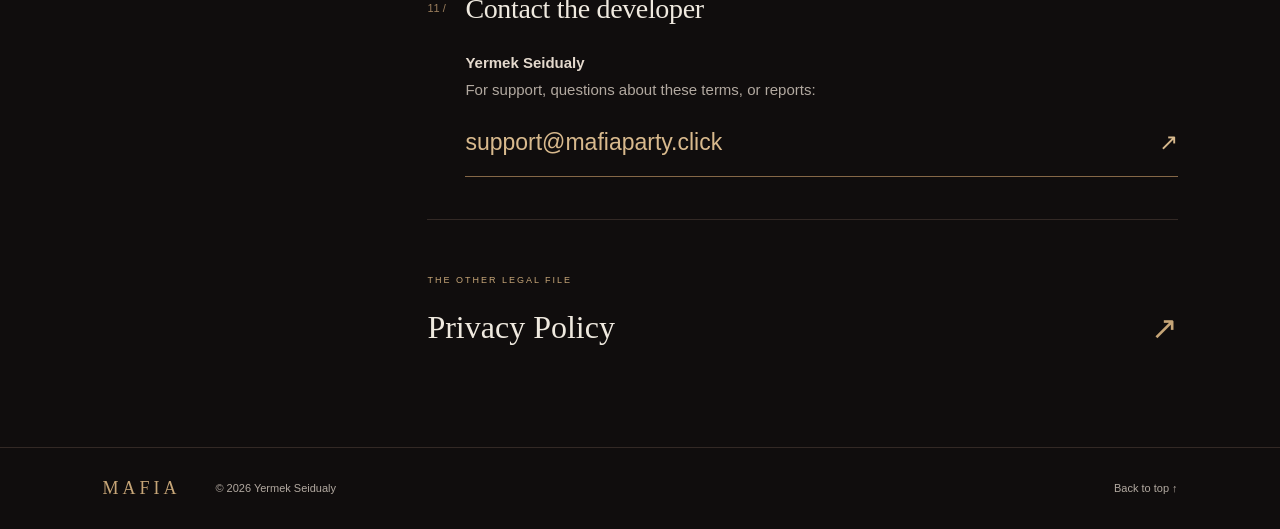
<file: terms/index.html>
<!doctype html>
<html lang="en">
<head>
  <meta charset="utf-8">
  <meta name="viewport" content="width=device-width,initial-scale=1">
  <title>Terms of Use — Mafia</title>
  <meta name="description" content="Clear expectations for fair play, Premium, and using Mafia.">
  <meta name="theme-color" content="#100d0d">
  <link rel="icon" href="../assets/favicon.svg" type="image/svg+xml">
  <link rel="stylesheet" href="../assets/style.css">
</head>
<body>
  <a class="skip" href="#document">Skip to document</a>

  <header>
    <a class="brand" href="../" aria-label="Mafia legal home">
      M<span>Λ</span>FI<span>Λ</span>
      <small>PLAYER RESOURCES</small>
    </a>
    <nav aria-label="Legal pages">
      <a href="../privacy/">Privacy Policy</a>
      <a href="../terms/" aria-current="page">Terms of Use</a>
      <a href="../support/">Support</a>
    </nav>
  </header>

  <main>
    <div class="hero">
      <div class="hero-copy">
        <div class="eyebrow"><span></span> MAFIA / LEGAL / 02</div>
        <h1>Terms of Use</h1>
        <p class="tagline">The rules beyond the game.</p>
        <p class="description">Clear expectations for fair play, Premium, and using Mafia.</p>
        <div class="meta">
          <span>UPDATED NOVEMBER 5, 2026</span>
          <span>ENGLISH</span>
          <button type="button" id="print">Print document ↗</button>
        </div>
      </div>
      <div class="hero-art" aria-hidden="true">
        <img src="../assets/don.webp" alt="">
        <span>TRUST IS PART OF THE GAME.</span>
      </div>
    </div>

    <div class="document-wrap">
      <aside>
        <div class="contents-label">IN THIS DOCUMENT</div>
        <nav aria-label="On this page">
          <a href="#agreement"><span>01</span>Your agreement</a>
          <a href="#eligibility"><span>02</span>Eligibility & your profile</a>
          <a href="#gameplay"><span>03</span>Rooms & gameplay</a>
          <a href="#conduct"><span>04</span>Play the game. Respect the players.</a>
          <a href="#content"><span>05</span>Your content</a>
          <a href="#premium"><span>06</span>Premium & subscriptions</a>
          <a href="#ownership"><span>07</span>Game ownership & permitted use</a>
          <a href="#availability"><span>08</span>Service changes & access</a>
          <a href="#responsibility"><span>09</span>Responsibility & your legal rights</a>
          <a href="#updates"><span>10</span>Updates to these terms</a>
          <a href="#contact"><span>11</span>Contact the developer</a>
        </nav>
        <a class="email-side" href="mailto:support@mafiaparty.click">
          Need a hand? <span>Contact the developer ↗</span>
        </a>
      </aside>

      <article id="document">
        <div class="intro-note">
          <span class="diamond">◆</span>
          <p>Hidden identities are part of Mafia. Respect, clear purchase terms, and responsible play are part of the agreement.</p>
        </div>

        <section id="agreement" aria-labelledby="h-agreement">
          <div class="section-no">01 /</div>
          <div>
            <h2 id="h-agreement">Your agreement</h2>
            <p>These Terms of Use govern Mafia, the multiplayer game provided by <strong>Yermek Seidualy</strong> (“we”, “us”). By using the game, you agree to these terms. If you do not agree, do not use the service.</p>
            <p>Read our <a href="../privacy/">Privacy Policy</a> for an explanation of personal-information handling. For the iOS app, Apple’s <a href="https://www.apple.com/legal/internet-services/itunes/dev/stdeula/">Standard End User License Agreement</a> applies unless a separate custom license is provided through the App Store. These terms supplement, and do not replace, that license or mandatory consumer rights.</p>
          </div>
        </section>

        <section id="eligibility" aria-labelledby="h-eligibility">
          <div class="section-no">02 /</div>
          <div>
            <h2 id="h-eligibility">Eligibility & your profile</h2>
            <p><strong>You must be at least 13 years old to use Mafia.</strong></p>
            <p>You must meet the age rating displayed in your App Store region and the legal requirements for using the service. If you cannot enter this agreement independently, obtain a parent’s or guardian’s permission and involvement as required by law.</p>
            <p>You choose a display name and may add an avatar. Use a name and image you are entitled to use, do not impersonate someone else, and protect access to your device. The app uses a local profile rather than an email-and-password account; profile information may not transfer between devices or survive removal of app data.</p>
          </div>
        </section>

        <section id="gameplay" aria-labelledby="h-gameplay">
          <div class="section-no">03 /</div>
          <div>
            <h2 id="h-gameplay">Rooms & gameplay</h2>
            <p>Mafia is a fictional game of hidden roles, discussion, and voting. Room hosts select the available settings and share room codes with players. Keep invitations within the group you intend to play with.</p>
            <p>Gameplay depends on internet connectivity, other players, and third-party services. Disconnections, latency, interrupted sessions, or changes to room membership may affect a match. We do not guarantee uninterrupted play or a particular outcome. Game roles and actions are fictional and do not authorize real-world harm.</p>
          </div>
        </section>

        <section id="conduct" aria-labelledby="h-conduct">
          <div class="section-no">04 /</div>
          <div>
            <h2 id="h-conduct">Play the game. Respect the players.</h2>
            <p>Users may not post offensive, abusive, hateful or sexual content or harass other players. Players can report or block others in the app. We review reports within 24 hours and remove offending content and users.</p>
            <p>Bluffing belongs inside the rules of a match. Abuse does not. You must not:</p>
            <ul>
              <li>Threaten, harass, bully, discriminate against, or sexually exploit anyone.</li>
              <li>Share unlawful material, private information about others, or content you do not have permission to use.</li>
              <li>Use the service for scams, spam, commercial solicitation, or impersonation.</li>
              <li>Cheat, exploit vulnerabilities, manipulate purchases, disrupt rooms, or attempt unauthorized access to systems or other players’ information.</li>
              <li>Record or redistribute another person’s voice or content without the permissions required by law.</li>
            </ul>
            <p>To report abuse or a security concern, contact <a href="mailto:support@mafiaparty.click">support@mafiaparty.click</a> with the room code, approximate time, and relevant details. Avoid sending unnecessary personal information.</p>
          </div>
        </section>

        <section id="content" aria-labelledby="h-content">
          <div class="section-no">05 /</div>
          <div>
            <h2 id="h-content">Your content</h2>
            <p>You retain your rights in your display name, avatar, messages, and other content you provide. You grant us the limited permission needed to store, transmit, and display that content to operate the game and handle support or safety issues. This permission is limited to those purposes and the retention described in the Privacy Policy.</p>
            <p>You are responsible for what you share and for obtaining necessary permissions. Other players can see or hear content shared with them. Uploaded avatars use public URLs. Do not treat rooms or shared content as confidential storage.</p>
          </div>
        </section>

        <section id="premium" aria-labelledby="h-premium">
          <div class="section-no">06 /</div>
          <div>
            <h2 id="h-premium">Premium & subscriptions</h2>
            <p>Premium is optional and is offered through Apple’s in-app purchase system in monthly or yearly plans where available. The price, billing period, and included features shown in the app and Apple’s purchase confirmation apply to your purchase.</p>
            <p>Current Premium host features include rooms for up to 25 players and additional role options. Free rooms support up to 12 players. Features may evolve, subject to applicable consumer rights and the terms of an existing purchase.</p>
            <ul>
              <li>Payment is charged to your Apple Account when you confirm a purchase.</li>
              <li>Subscriptions renew automatically unless canceled in accordance with Apple’s subscription terms. Your purchase confirmation shows the applicable renewal details.</li>
              <li>Manage or cancel in iPhone Settings → your name → Subscriptions. See <a href="https://support.apple.com/en-us/118428">Apple’s cancellation instructions</a>.</li>
              <li>Deleting the app, leaving a room, or requesting deletion of game data does not cancel a subscription.</li>
              <li>Use the app’s restore-purchases option with the Apple Account used for purchase to restore eligible access.</li>
              <li>Refund requests are handled through <a href="https://reportaproblem.apple.com/">Apple’s purchase support</a>, subject to its process and applicable law.</li>
            </ul>
          </div>
        </section>

        <section id="ownership" aria-labelledby="h-ownership">
          <div class="section-no">07 /</div>
          <div>
            <h2 id="h-ownership">Game ownership & permitted use</h2>
            <p>The app, its code, branding, artwork, and other game materials are owned by their respective rights holders. Your purchase or download gives you permission to use the app under the applicable license, not ownership of those materials.</p>
            <p>Do not copy, redistribute, sell, or modify protected game materials without permission, except where applicable law or a relevant license permits it. Nothing in these terms limits rights granted under an applicable open-source license.</p>
          </div>
        </section>

        <section id="availability" aria-labelledby="h-availability">
          <div class="section-no">08 /</div>
          <div>
            <h2 id="h-availability">Service changes & access</h2>
            <p>We may update features, fix errors, perform maintenance, or restrict access when reasonably necessary to address misuse, security, or legal requirements. Where practicable and required, we will provide notice of material changes affecting your use or paid access.</p>
            <p>You can stop using Mafia at any time. Any remaining payment, consumer, privacy, or other legal rights continue to apply. Termination of game access does not itself cancel an Apple subscription.</p>
          </div>
        </section>

        <section id="responsibility" aria-labelledby="h-responsibility">
          <div class="section-no">09 /</div>
          <div>
            <h2 id="h-responsibility">Responsibility & your legal rights</h2>
            <p>To the extent permitted by law, the service is provided as available, without a promise that it will always be uninterrupted, error-free, or compatible with every device and network. We are not responsible for other players’ statements or actions merely because they occur in a game.</p>
            <p>Nothing here excludes or limits liability that cannot legally be excluded, including applicable consumer guarantees or liability for fraud or other conduct for which exclusions are prohibited. Any remedies, warranties, and limitations in the applicable app license remain subject to those protections.</p>
            <p>If a problem arises, contact us first so we can try to resolve it. These terms do not impose mandatory arbitration or waive your right to seek help from a competent court or consumer authority. Mandatory laws protecting you in your place of residence continue to apply.</p>
          </div>
        </section>

        <section id="updates" aria-labelledby="h-updates">
          <div class="section-no">10 /</div>
          <div>
            <h2 id="h-updates">Updates to these terms</h2>
            <p>We may revise these terms to reflect changes to the game, legal requirements, or service operation. The revision date is shown at the top. We will provide additional notice and obtain agreement where required for material changes. If you do not accept updated terms, stop using the service and manage any subscription through Apple.</p>
          </div>
        </section>

        <section id="contact" aria-labelledby="h-contact">
          <div class="section-no">11 /</div>
          <div>
            <h2 id="h-contact">Contact the developer</h2>
            <p><strong>Yermek Seidualy</strong><br>For support, questions about these terms, or reports:</p>
            <a class="contact-link" href="mailto:support@mafiaparty.click">
              support@mafiaparty.click <span>↗</span>
            </a>
          </div>
        </section>

        <div class="next">
          <span>THE OTHER LEGAL FILE</span>
          <a href="../privacy/">Privacy Policy <b>↗</b></a>
        </div>
      </article>
    </div>
  </main>

  <footer>
    <span class="footer-brand">MAFIA</span>
    <span>© 2026 Yermek Seidualy</span>
    <a href="#top" id="back-top">Back to top ↑</a>
  </footer>

  <script src="../assets/site.js"></script>
</body>
</html>
</file>
<file: assets/style.css>
:root{color-scheme:dark;--bg:#100d0d;--ink:#efe9df;--muted:#b2a9a0;--gold:#c6a577;--line:#332925;--red:#a52429}*{box-sizing:border-box}html{scroll-behavior:smooth;scroll-padding-top:110px}body{margin:0;background:var(--bg);color:var(--ink);font-family:-apple-system,BlinkMacSystemFont,"Segoe UI",sans-serif;font-size:16px;line-height:1.75}a{color:inherit;text-underline-offset:5px}a:hover{color:var(--gold)}a:focus-visible,button:focus-visible{outline:2px solid var(--gold);outline-offset:6px}.skip{position:fixed;top:-80px;left:20px;background:var(--ink);color:var(--bg);z-index:10;padding:12px}.skip:focus{top:10px}header{height:104px;padding:0 6%;display:flex;align-items:center;justify-content:space-between;border-bottom:1px solid var(--line);background:#100d0df5;position:relative;z-index:3}.brand{text-decoration:none;font:700 30px Georgia,serif;letter-spacing:6px;line-height:1}.brand span{color:var(--gold)}.brand small{display:block;font:9px -apple-system,sans-serif;letter-spacing:3px;color:var(--muted);margin-top:12px}header nav{display:flex;align-items:center;gap:34px;font-size:13px}header nav a{text-decoration:none;padding:11px 0}header nav a[aria-current]{color:var(--gold);border-bottom:1px solid var(--gold)}.nav-contact{margin-left:28px;color:var(--muted)}main{max-width:1600px;margin:auto}.hero{min-height:470px;display:flex;align-items:center;position:relative;overflow:hidden;border-bottom:1px solid var(--line);padding:70px 8%;background:radial-gradient(ellipse at 90% 60%,#461b1a 0,transparent 55%)}.hero-copy{position:relative;z-index:1;width:76%}.eyebrow{font-size:10px;letter-spacing:3px;font-weight:600;color:var(--gold);display:flex;gap:13px;align-items:center}.eyebrow span{width:7px;height:7px;background:var(--red);transform:rotate(45deg)}h1{font:normal clamp(44px,5.8vw,82px)/1.12 Georgia,serif;letter-spacing:-2.5px;margin:26px 0 22px}.tagline{font:italic 23px/1.5 Georgia,serif;color:#d6bb94;margin:0 0 10px}.description{color:var(--muted);font-size:14px;margin:0}.meta{display:flex;flex-wrap:wrap;gap:20px;margin-top:35px;align-items:center;font-size:9px;letter-spacing:1.3px;color:var(--muted)}.meta span+span{border-left:1px solid #65503c;padding-left:20px}.meta button{border:0;background:none;color:var(--gold);font:inherit;cursor:pointer;padding:0}.hero-art{position:absolute;right:7%;top:40px;width:240px;transform:rotate(8deg);opacity:.65;mask-image:linear-gradient(black 70%,transparent)}.hero-art img{width:100%;display:block;box-shadow:0 30px 80px #000}.hero-art span{font-size:8px;letter-spacing:2px;display:block;text-align:center;margin:18px 0}.document-wrap{display:grid;grid-template-columns:240px minmax(0,760px);gap:85px;padding:65px 8% 100px;justify-content:space-between}aside{align-self:start;position:sticky;top:30px;font-size:12px}.contents-label{font-size:10px;letter-spacing:2px;color:var(--gold);padding-bottom:20px}aside nav{display:flex;flex-direction:column;border-left:1px solid var(--line)}aside nav a{text-decoration:none;color:var(--muted);padding:9px 12px 9px 16px;line-height:1.5;border-left:2px solid transparent;margin-left:-1px}aside nav a span{color:#8b7460;display:inline-block;min-width:28px;font-size:10px}aside nav a.active{border-color:var(--gold);color:var(--ink);background:#c6a57709}.email-side{display:block;margin-top:32px;border-top:1px solid var(--line);padding-top:22px;text-decoration:none;color:var(--muted)}.email-side span{display:block;color:var(--gold);margin-top:4px}article{min-width:0}.intro-note{display:flex;gap:18px;border:1px solid #56412d;background:#c6a57706;padding:22px 26px;margin-bottom:8px;font-size:14px;color:#d2c3b1}.intro-note p{margin:0}.diamond{color:var(--gold);font-size:15px}section{display:grid;grid-template-columns:38px minmax(0,1fr);padding:42px 0;border-bottom:1px solid var(--line);scroll-margin-top:30px}.section-no{color:#9c7f5d;font-size:11px;padding-top:8px}h2{font:normal 28px/1.3 Georgia,serif;letter-spacing:-.35px;margin:0 0 21px}section p,section li{color:var(--muted);font-size:15px;line-height:1.85}section p{margin:0 0 18px}section p:last-child{margin-bottom:0}strong{color:#e4d9cd;font-weight:600}section ul{padding-left:20px;margin:0 0 20px}section li{padding-left:5px;margin:0 0 13px}section li::marker{color:var(--gold)}section a{color:#d8b98d;overflow-wrap:anywhere}.provider{display:grid;grid-template-columns:100px 1fr;gap:3px 12px;padding:17px 0;border-top:1px solid var(--line);font-size:13px}.provider span{color:var(--muted)}.provider a{grid-column:2}.provider+p{margin-top:22px}.contact-link{display:flex;justify-content:space-between;gap:15px;font-size:clamp(15px,2vw,23px);text-decoration:none;border-bottom:1px solid #856747;padding-bottom:14px}.next{padding-top:44px}.next>span{font-size:9px;letter-spacing:2px;color:var(--gold)}.next>a{display:flex;justify-content:space-between;font:32px Georgia,serif;text-decoration:none;margin-top:17px}.next b{font-weight:400;color:var(--gold)}footer{border-top:1px solid var(--line);padding:30px 8%;display:flex;align-items:center;gap:35px;font-size:11px;color:var(--muted)}.footer-brand{font:18px Georgia,serif;letter-spacing:4px;color:var(--gold)}footer>a{margin-left:auto;text-decoration:none}@media(min-width:1600px){header,footer{padding-left:calc((100vw - 1344px)/2);padding-right:calc((100vw - 1344px)/2)}}@media(max-width:1050px){.document-wrap{gap:35px;padding-left:5%;padding-right:5%;grid-template-columns:200px minmax(0,1fr)}.hero{padding-left:5%}.hero-art{right:4%;width:200px;top:90px}.hero-copy{width:78%}.tagline{max-width:440px}.nav-contact{display:none}}@media(max-width:700px){header{height:90px;padding:0 6%}.brand{font-size:22px;letter-spacing:4px}.brand small{font-size:7px;letter-spacing:1.8px}header nav{gap:18px;font-size:11px}.hero{min-height:410px;padding:45px 6%}.hero-copy{width:100%}.hero-art{width:190px;right:-45px;top:80px;opacity:.19}.hero h1{font-size:49px;letter-spacing:-1.5px}.tagline{font-size:21px;max-width:290px}.description{max-width:270px;font-size:13px}.meta{max-width:310px;gap:13px;line-height:1.8;margin-top:28px;font-size:8px}.document-wrap{display:block;padding:30px 6% 60px}aside{position:static;margin-bottom:30px}.contents-label{padding-bottom:12px}aside nav{display:grid;grid-template-columns:1fr 1fr;gap:0 6px}aside nav a{font-size:11px;padding:7px 8px}aside nav a span{min-width:22px}.email-side{display:none}.intro-note{padding:18px;font-size:13px}section{grid-template-columns:28px 1fr;padding:32px 0}h2{font-size:25px}section p,section li{font-size:14px}.provider{grid-template-columns:1fr}.provider a{grid-column:1}.contact-link{font-size:16px}footer{flex-wrap:wrap;gap:15px;padding:24px 6%}footer>a{margin-left:0}}@media(prefers-reduced-motion:reduce){html{scroll-behavior:auto}}@media print{*{color:#000!important;background:#fff!important;box-shadow:none!important}header,aside,.hero-art,.meta button,.next,footer,.skip{display:none!important}.hero{min-height:0;padding:0 0 20px}.hero-copy{width:100%}.document-wrap{display:block;padding:0}.intro-note{margin-top:20px}section{break-inside:avoid;padding:20px 0}h1{font-size:38px}.tagline{font-size:18px}.meta{margin-top:14px}body{font-size:11pt}section p,section li{font-size:10pt}}

details{border-top:1px solid var(--line);padding:17px 0}details:last-child{padding-bottom:0}summary{cursor:pointer;font-size:15px;font-weight:600;color:var(--ink);line-height:1.65;padding-right:8px}summary::marker{color:var(--gold)}details p{margin:14px 0 0!important}summary:focus-visible{outline:2px solid var(--gold);outline-offset:5px}@media(max-width:700px){header nav{gap:13px;font-size:10px}.brand{font-size:20px}.brand small{font-size:6px;letter-spacing:1.5px}}@media(max-width:370px){header{padding:0 4%}header nav{gap:10px}.brand{letter-spacing:2px}}
</file>
